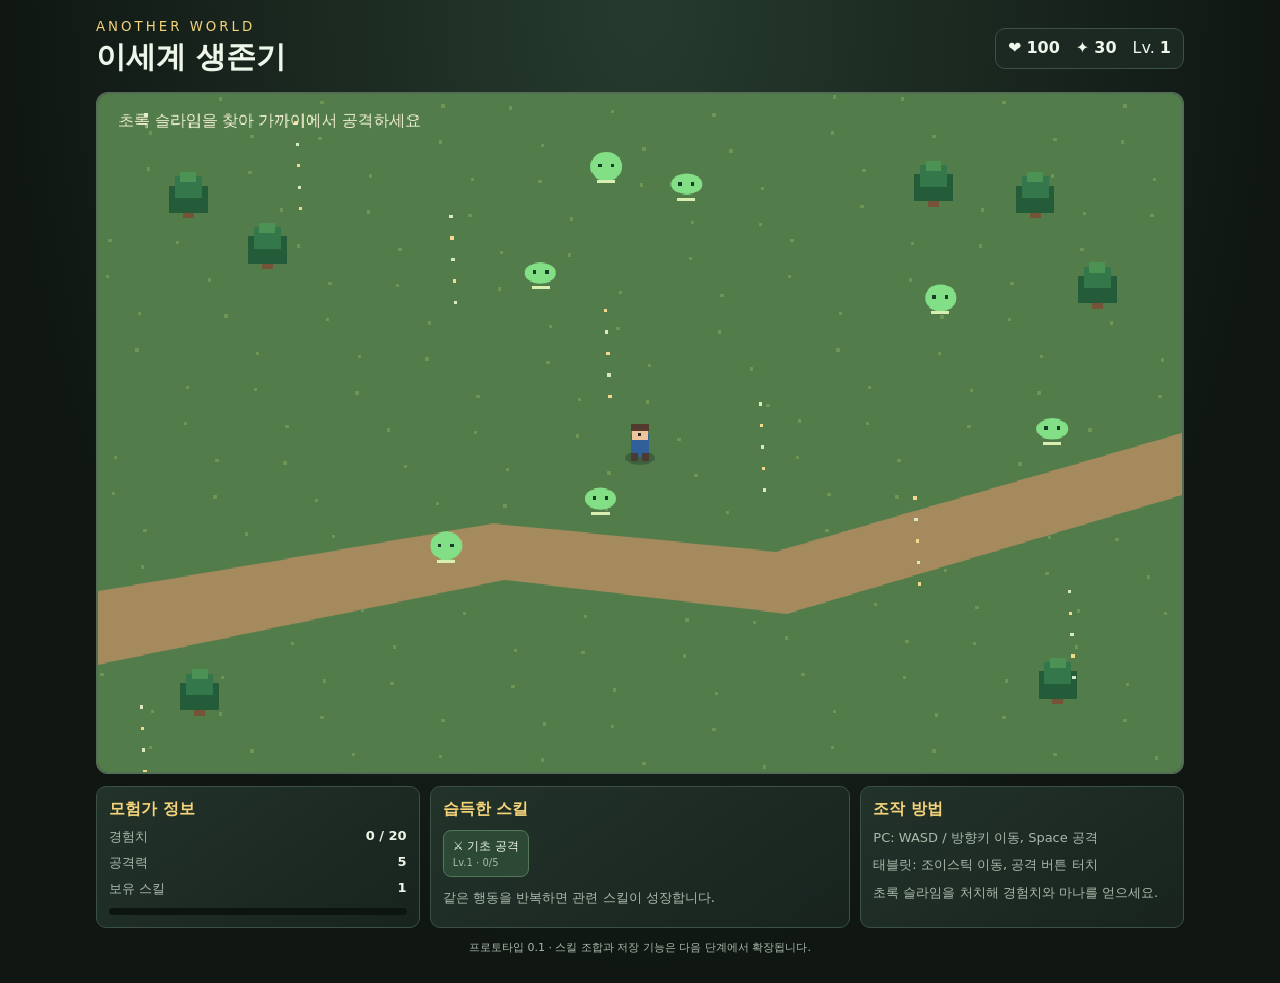
<file: isekai-survival/index.html>
<!doctype html>
<html lang="ko"><head><meta charset="utf-8"><meta name="viewport" content="width=device-width,initial-scale=1,maximum-scale=1,user-scalable=no"><meta name="theme-color" content="#17251e"><title>이세계 생존기</title><link rel="stylesheet" href="./styles.css"></head>
<body><main class="app"><header><div><small>ANOTHER WORLD</small><h1>이세계 생존기</h1></div><div class="topstats">❤ <b id="hp">100</b>　✦ <b id="mana">30</b>　Lv. <b id="level">1</b></div></header>
<section class="game"><canvas id="game" width="960" height="600"></canvas><div id="toast" class="toast">숲을 탐험하고 새로운 기술을 익혀 보세요.</div></section>
<section class="hud"><article class="panel"><b>모험가 정보</b><p>경험치 <strong id="xp">0 / 20</strong></p><p>공격력 <strong id="attack">5</strong></p><p>보유 스킬 <strong id="skill-count">1</strong></p><div class="track"><i id="xpbar"></i></div></article><article class="panel"><b>습득한 스킬</b><div id="skills"></div><small>같은 행동을 반복하면 관련 스킬이 성장합니다.</small></article><article class="panel help"><b>조작 방법</b><p>PC: WASD / 방향키 이동, Space 공격</p><p>태블릿: 조이스틱 이동, 공격 버튼 터치</p><p>초록 슬라임을 처치해 경험치와 마나를 얻으세요.</p></article></section>
<section class="touch"><div id="stick" class="stick"><i id="knob"></i></div><button id="hit">공격</button></section><footer>프로토타입 0.1 · 스킬 조합과 저장 기능은 다음 단계에서 확장됩니다.</footer></main><script type="module" src="./src/main.js"></script></body></html>
</file>
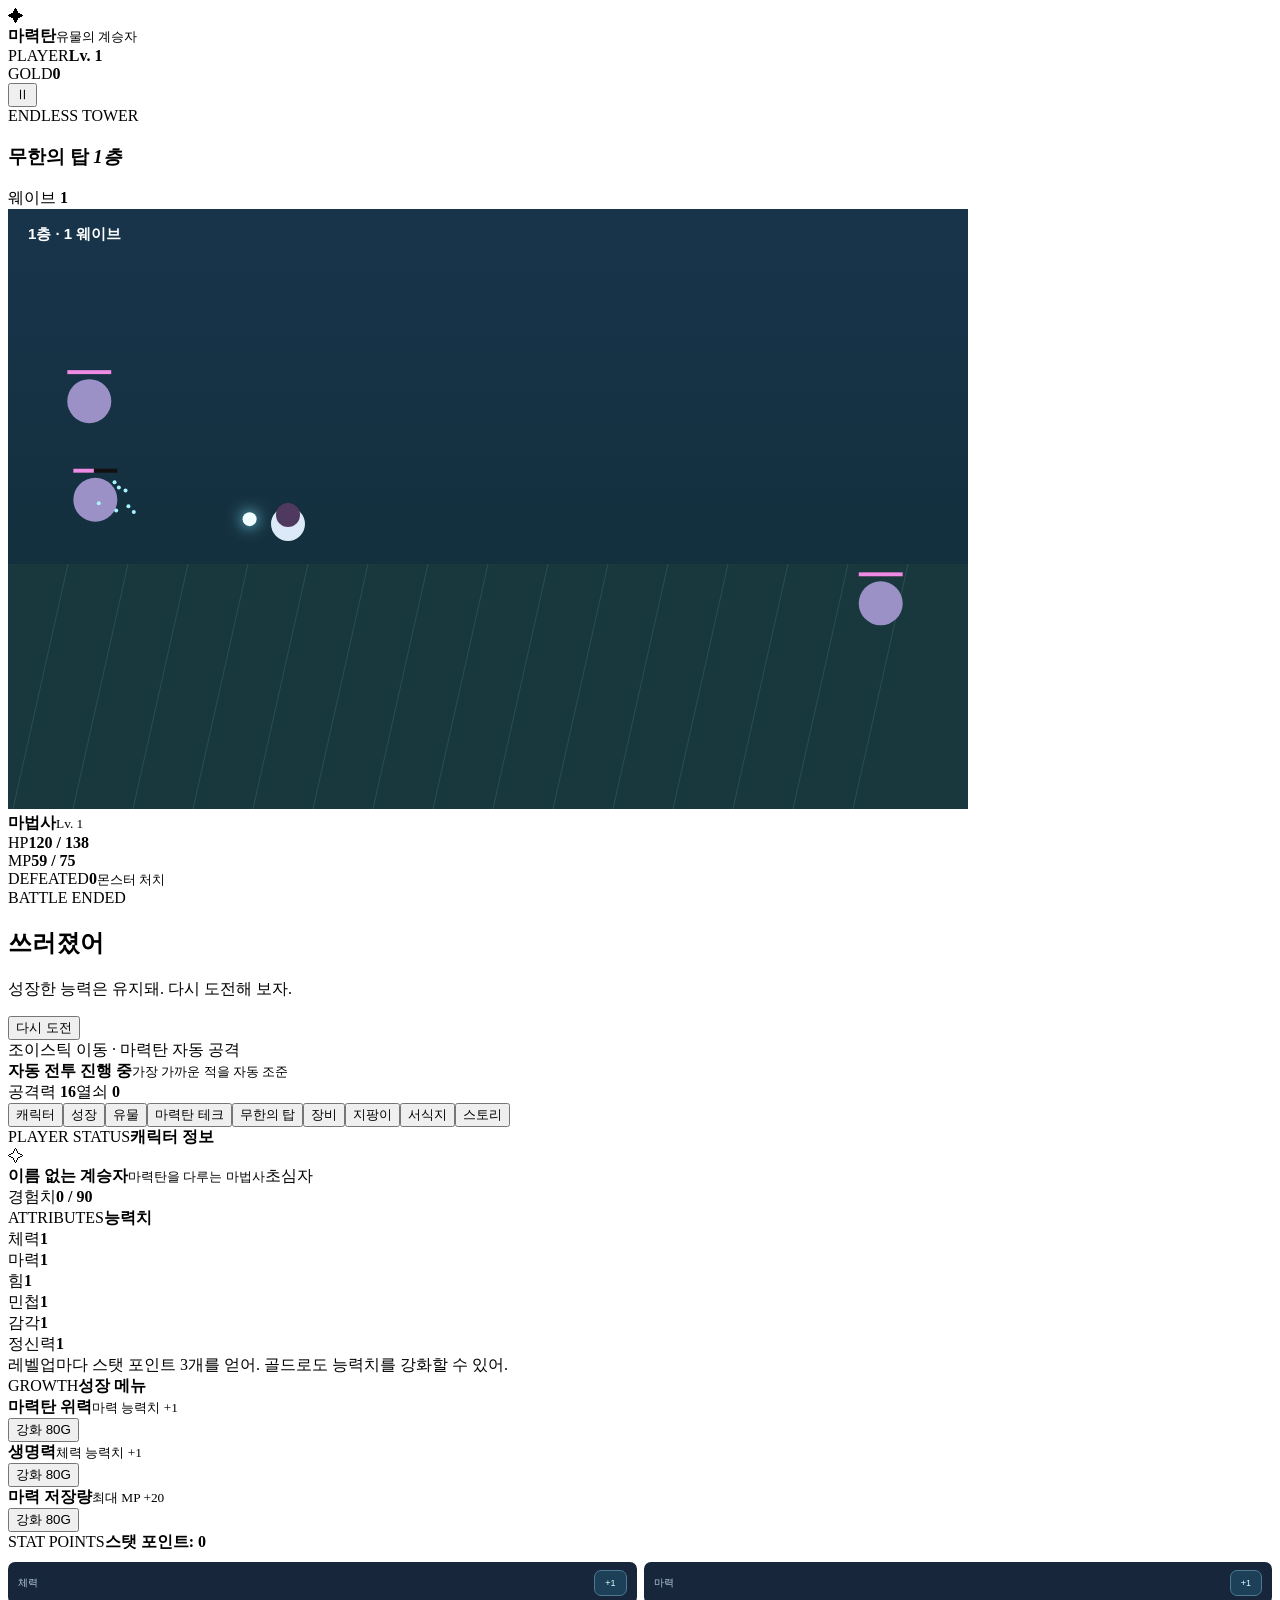
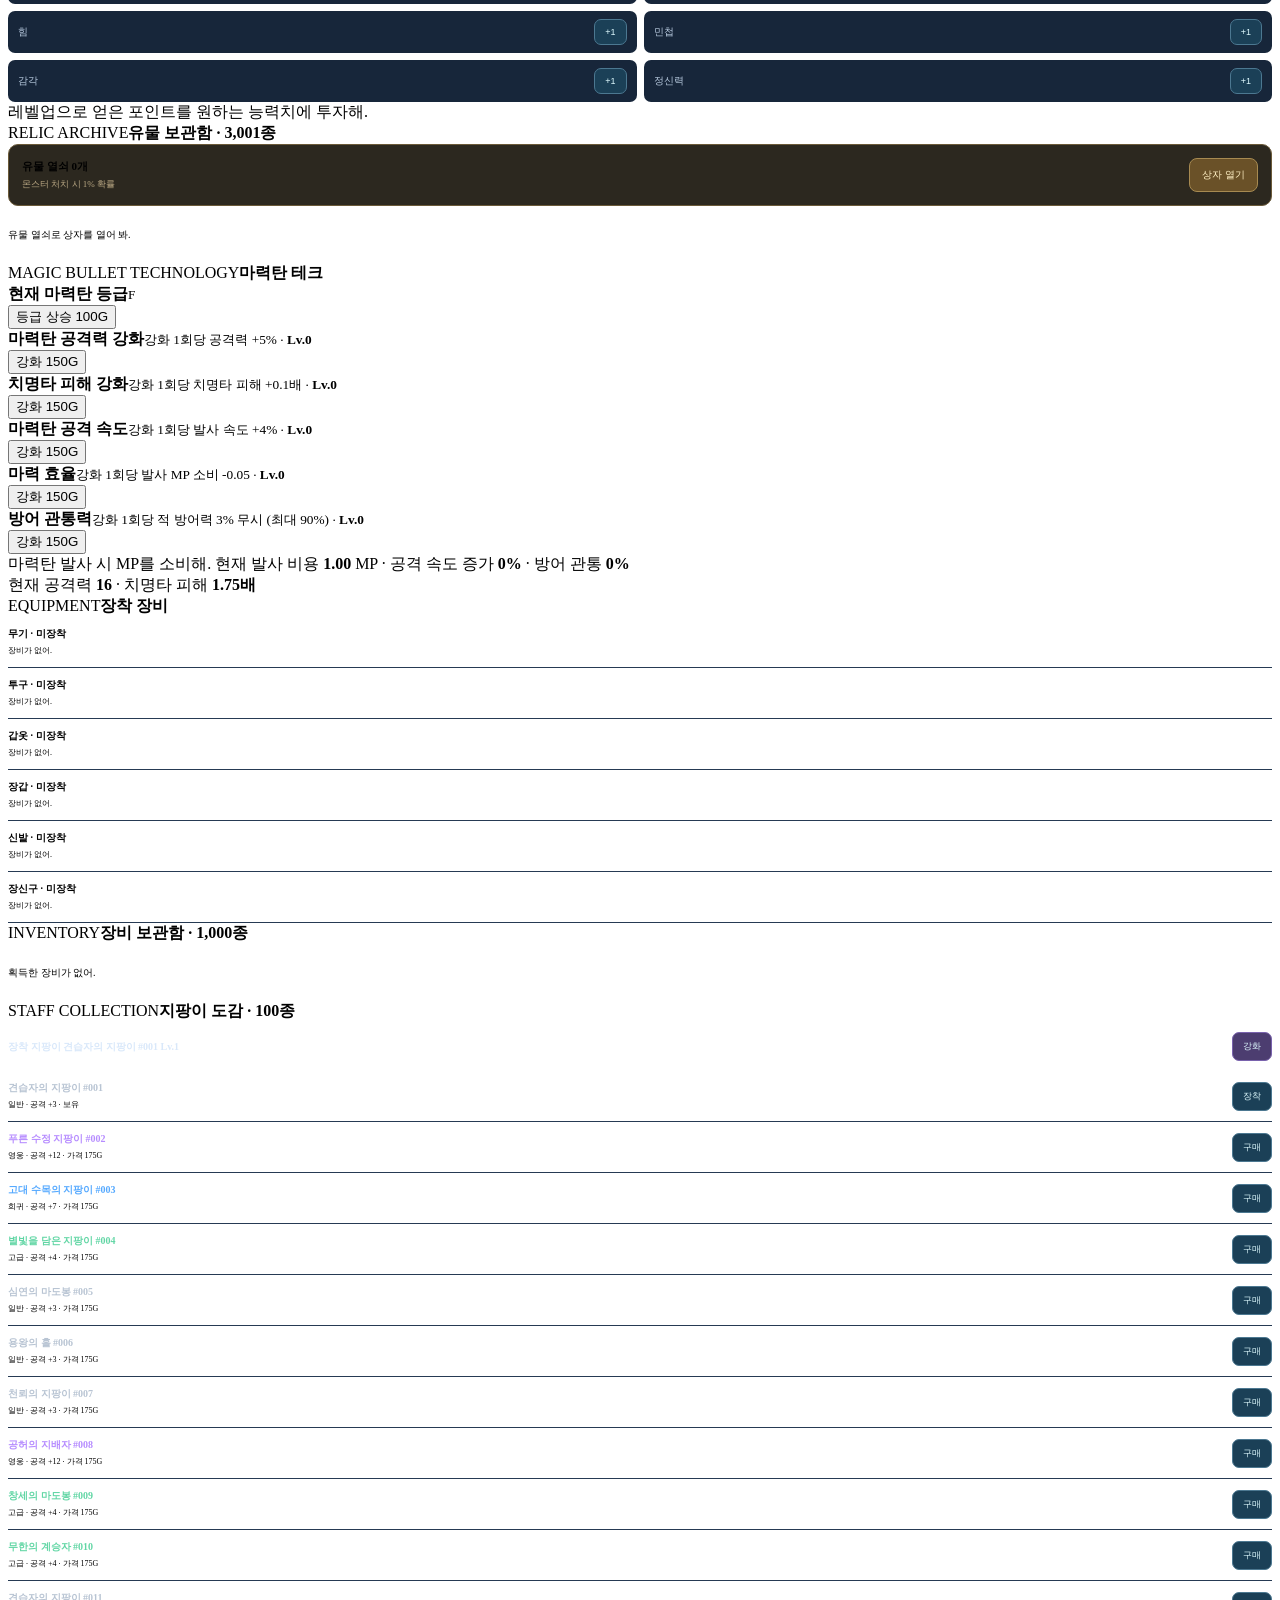
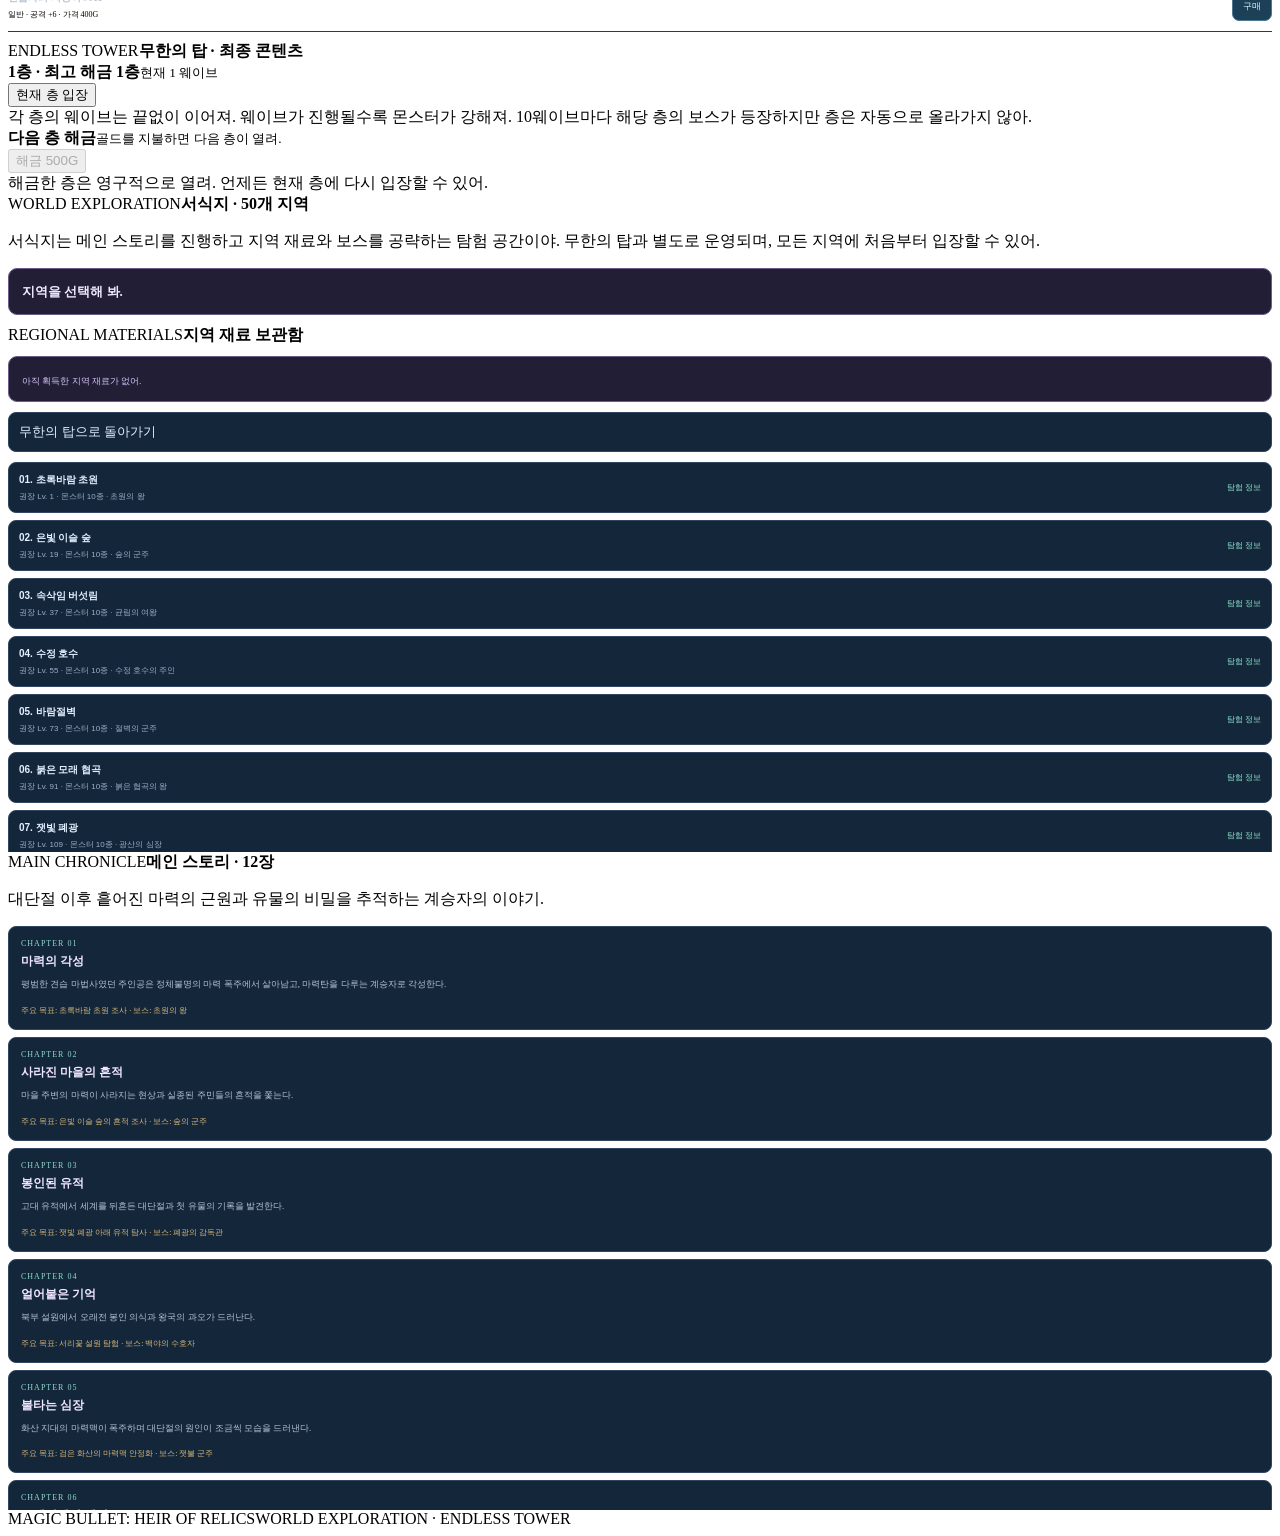
<file: magic-bullet/index.html>
<!doctype html>
<html lang="ko"><head><meta charset="utf-8"><meta name="viewport" content="width=device-width, initial-scale=1, maximum-scale=1, user-scalable=no, viewport-fit=cover"><meta name="theme-color" content="#0b1220"><meta name="description" content="마력탄: 유물의 계승자 - 서식지 탐험과 무한의 탑 성장 RPG"><title>마력탄: 유물의 계승자</title><link rel="stylesheet" href="./styles.css"></head>
<body><main id="app"><header class="topbar"><div class="brand"><div class="brand-mark">✦</div><div><strong>마력탄</strong><small>유물의 계승자</small></div></div><div class="top-stats"><div><span>PLAYER</span><b id="level-label">Lv. 1</b></div><div><span>GOLD</span><b id="gold-label">0</b></div><button id="pause-button" class="icon-button">Ⅱ</button></div></header>
<section class="game-layout"><section class="battle-panel"><div class="battle-heading"><div><span class="eyebrow">ENDLESS TOWER</span><h1>무한의 탑 <em id="floor-label">1층</em></h1></div><div class="floor-tag">웨이브 <b id="wave-label">1</b></div></div>
<div class="arena-wrap"><canvas id="game-canvas" width="960" height="600" aria-label="무한의 탑 전투 화면"></canvas><div class="arena-vignette"></div><div class="combat-hud"><div class="hero-hud"><div class="hero-name"><span class="hero-dot"></span><b>마법사</b><small id="hero-level">Lv. 1</small></div><div class="stat-line"><span>HP</span><b id="hp-value">120 / 120</b></div><div class="bar"><i id="hp-bar"></i></div><div class="stat-line mana-line"><span>MP</span><b id="mp-value">60 / 60</b></div><div class="bar mana"><i id="mp-bar"></i></div></div><div class="wave-hud"><span>DEFEATED</span><b id="kill-count">0</b><small>몬스터 처치</small></div></div><div id="toast" class="toast"></div><div id="death-overlay" class="death-overlay hidden"><div><span class="eyebrow">BATTLE ENDED</span><h2>쓰러졌어</h2><p>성장한 능력은 유지돼. 다시 도전해 보자.</p><button id="retry-button" class="primary-button">다시 도전</button></div></div><div class="joystick" id="joystick"><div class="joy-base"><div class="joy-stick" id="joy-stick"></div></div></div><div class="arena-tip">조이스틱 이동 · 마력탄 자동 공격</div></div>
<div class="battle-footer"><div class="combat-state"><span class="live-indicator"></span><b id="combat-status">자동 전투 진행 중</b><small>가장 가까운 적을 자동 조준</small></div><div class="quick-stats"><span>공격력 <b id="attack-value">10</b></span><span>열쇠 <b id="key-count">0</b></span></div></div></section>
<aside class="side-panel"><nav class="tabs"><button class="tab active" data-tab="character">캐릭터</button><button class="tab" data-tab="growth">성장</button><button class="tab" data-tab="relic">유물</button></nav>
<section class="tab-content" id="tab-character"><div class="section-title"><span>PLAYER STATUS</span><b>캐릭터 정보</b></div><div class="character-card"><div class="portrait">✧</div><div><b>이름 없는 계승자</b><small>마력탄을 다루는 마법사</small><span class="rarity">초심자</span></div></div><div class="xp-block"><div class="stat-line"><span>경험치</span><b id="xp-value">0 / 90</b></div><div class="bar xp"><i id="xp-bar"></i></div></div><div class="section-title compact"><span>ATTRIBUTES</span><b>능력치</b></div><div class="attribute-list"><div><span>체력</span><b id="stat-vitality">1</b></div><div><span>마력</span><b id="stat-magic">1</b></div><div><span>힘</span><b id="stat-strength">1</b></div><div><span>민첩</span><b id="stat-agility">1</b></div><div><span>감각</span><b id="stat-sense">1</b></div><div><span>정신력</span><b id="stat-spirit">1</b></div></div><div class="info-note">레벨업마다 스탯 포인트 3개를 얻어. 골드로도 능력치를 강화할 수 있어.</div></section>
<section class="tab-content hidden" id="tab-growth"><div class="section-title"><span>GROWTH</span><b>성장 메뉴</b></div><div class="growth-card"><div><b>마력탄 위력</b><small>마력 능력치 +1</small></div><button id="upgrade-attack" class="small-button">강화 <span>80G</span></button></div><div class="growth-card"><div><b>생명력</b><small>체력 능력치 +1</small></div><button id="upgrade-hp" class="small-button">강화 <span>80G</span></button></div><div class="growth-card"><div><b>마력 저장량</b><small>최대 MP +20</small></div><button id="upgrade-mp" class="small-button">강화 <span>80G</span></button></div><div class="section-title compact"><span>STAT POINTS</span><b>스탯 포인트</b></div><div class="stat-upgrades"><div>체력 <button data-stat="vitality">+1</button></div><div>마력 <button data-stat="magic">+1</button></div><div>힘 <button data-stat="strength">+1</button></div><div>민첩 <button data-stat="agility">+1</button></div><div>감각 <button data-stat="sense">+1</button></div><div>정신력 <button data-stat="spirit">+1</button></div></div><div class="info-note">레벨업으로 얻은 포인트를 원하는 능력치에 투자해.</div></section>
<section class="tab-content hidden" id="tab-relic"><div class="section-title"><span>RELIC ARCHIVE</span><b>유물 보관함 · 3,001종</b></div><div class="key-card"><div><b>유물 열쇠 <span id="key-count-relic">0</span>개</b><small>몬스터 처치 시 1% 확률</small></div><button id="open-chest">상자 열기</button></div><p class="info-note">유물은 장착 제한 없이 보유 효과가 모두 활성화돼. 중복 유물은 레벨이 오르고, 10·20·30·40·50레벨에 고유 능력이 해금돼.</p><div id="relic-list"></div></section></aside></section><footer class="site-footer"><span>MAGIC BULLET: HEIR OF RELICS</span><span>WORLD EXPLORATION · ENDLESS TOWER</span></footer></main><script type="module" src="./src/main.js"></script><script type="module" src="./src/world-ui.js"></script></body></html>
</file>
<file: isekai-survival/styles.css>
:root{color-scheme:dark;--bg:#111a17;--panel:#1d2b25;--line:#3a5144;--text:#eef6e9;--muted:#a9b9aa;--gold:#f4d37a}*{box-sizing:border-box}body{margin:0;background:radial-gradient(ellipse at top,#263b2e,#101713 70%);color:var(--text);font-family:system-ui,sans-serif}.app{max-width:1120px;margin:auto;padding:16px}header{display:flex;justify-content:space-between;align-items:center;margin-bottom:12px}header small{letter-spacing:3px;color:var(--gold)}h1{font-size:clamp(22px,4vw,30px);margin:2px 0}.topstats{background:#1b2922;border:1px solid var(--line);padding:9px 12px;border-radius:10px}.game{position:relative;border:2px solid #536d56;border-radius:12px;overflow:hidden;background:#263e2d}canvas{display:block;width:100%;height:auto;image-rendering:pixelated;touch-action:none}.toast{position:absolute;left:50%;top:12px;transform:translateX(-50%);padding:8px 14px;border-radius:20px;background:#101a16dc;border:1px solid #60765f;font-size:12px;text-align:center;max-width:90%;pointer-events:none}.hud{display:grid;grid-template-columns:1fr 1.3fr 1fr;gap:10px;margin-top:12px}.panel{background:linear-gradient(145deg,#22332a,#18231e);border:1px solid var(--line);border-radius:10px;padding:12px;min-width:0}.panel>b{color:var(--gold)}.panel p{font-size:13px;color:var(--muted);margin:8px 0}.panel strong{float:right;color:var(--text)}#skills{display:flex;flex-wrap:wrap;gap:7px;margin:10px 0}.chip{border:1px solid #55765b;background:#2c4935;padding:7px 9px;border-radius:8px;font-size:12px}.chip small,.panel>small,footer{color:var(--muted)}.track{height:7px;background:#0c1510;border-radius:9px;margin-top:10px;overflow:hidden}.track i{display:block;height:100%;width:0;background:linear-gradient(90deg,#7bcf8c,#d9e58c)}.help p{line-height:1.5}.touch{display:none;justify-content:space-between;align-items:end;padding:14px 8px 4px}.stick{width:112px;height:112px;border-radius:50%;background:#ffffff1c;border:2px solid #ffffff55;position:relative;touch-action:none}.stick i{position:absolute;left:32px;top:32px;width:44px;height:44px;border-radius:50%;background:#dce9d0bb;border:2px solid white}.touch button{width:76px;height:76px;border-radius:50%;border:2px solid #ffe5a0;background:#9c4c37;color:white;font-weight:900;font-size:16px;touch-action:none}footer{text-align:center;font-size:11px;padding:12px}@media(max-width:720px){.app{padding:9px}.topstats{font-size:12px;padding:7px}.hud{grid-template-columns:1fr 1fr}.help{grid-column:1/-1}.touch{display:flex}.toast{font-size:11px}.panel{padding:10px}}
</file>
<file: magic-bullet/styles.css>
/* Expanded RPG systems */
.item-row{display:flex;align-items:center;justify-content:space-between;gap:9px;padding:10px 0;border-bottom:1px solid #263a53}.item-row b,.item-row small{display:block}.item-row b{font-size:10px}.item-row small{font-size:8px;color:var(--muted);margin-top:4px;line-height:1.5}.item-row button,.staff-actions button,.stat-upgrades button{border:1px solid #4c7891;background:#1b4057;color:#dffaff;border-radius:7px;padding:7px 10px;font-size:9px;white-space:nowrap}.item-tag{font-size:9px;color:var(--green)}.empty-text{font-size:10px;color:var(--muted);line-height:1.7;padding:10px 0}.key-card{display:flex;justify-content:space-between;align-items:center;padding:13px;border:1px solid #6b5a39;background:#2c281f;border-radius:10px}.key-card b,.key-card small{display:block}.key-card b{font-size:11px;color:var(--gold)}.key-card small{font-size:9px;color:#b9a783;margin-top:4px}.key-card button{border:1px solid #a78a51;background:#6a5128;color:#fff0c5;border-radius:8px;padding:9px 12px;font-size:10px}.stat-upgrades{display:grid;grid-template-columns:1fr 1fr;gap:7px;margin-top:9px}.stat-upgrades>div{display:flex;justify-content:space-between;align-items:center;padding:8px 10px;border-radius:7px;background:#17263a;font-size:10px;color:#b9cbe0}.staff-actions{display:flex;justify-content:space-between;align-items:center;padding:10px 0;font-size:10px;color:#d9e8fa}.staff-actions button{background:#4c3d70;border-color:#7962ad}.tab-content{max-height:640px;overflow:auto}.tab-content::-webkit-scrollbar{width:5px}.tab-content::-webkit-scrollbar-thumb{background:#38506a;border-radius:8px}
@media(max-width:680px){.tabs{overflow-x:auto}.tab{min-width:58px;font-size:10px}.tab-content{max-height:none}.item-row{padding:9px 0}.item-row b{font-size:9px}}
</file>
